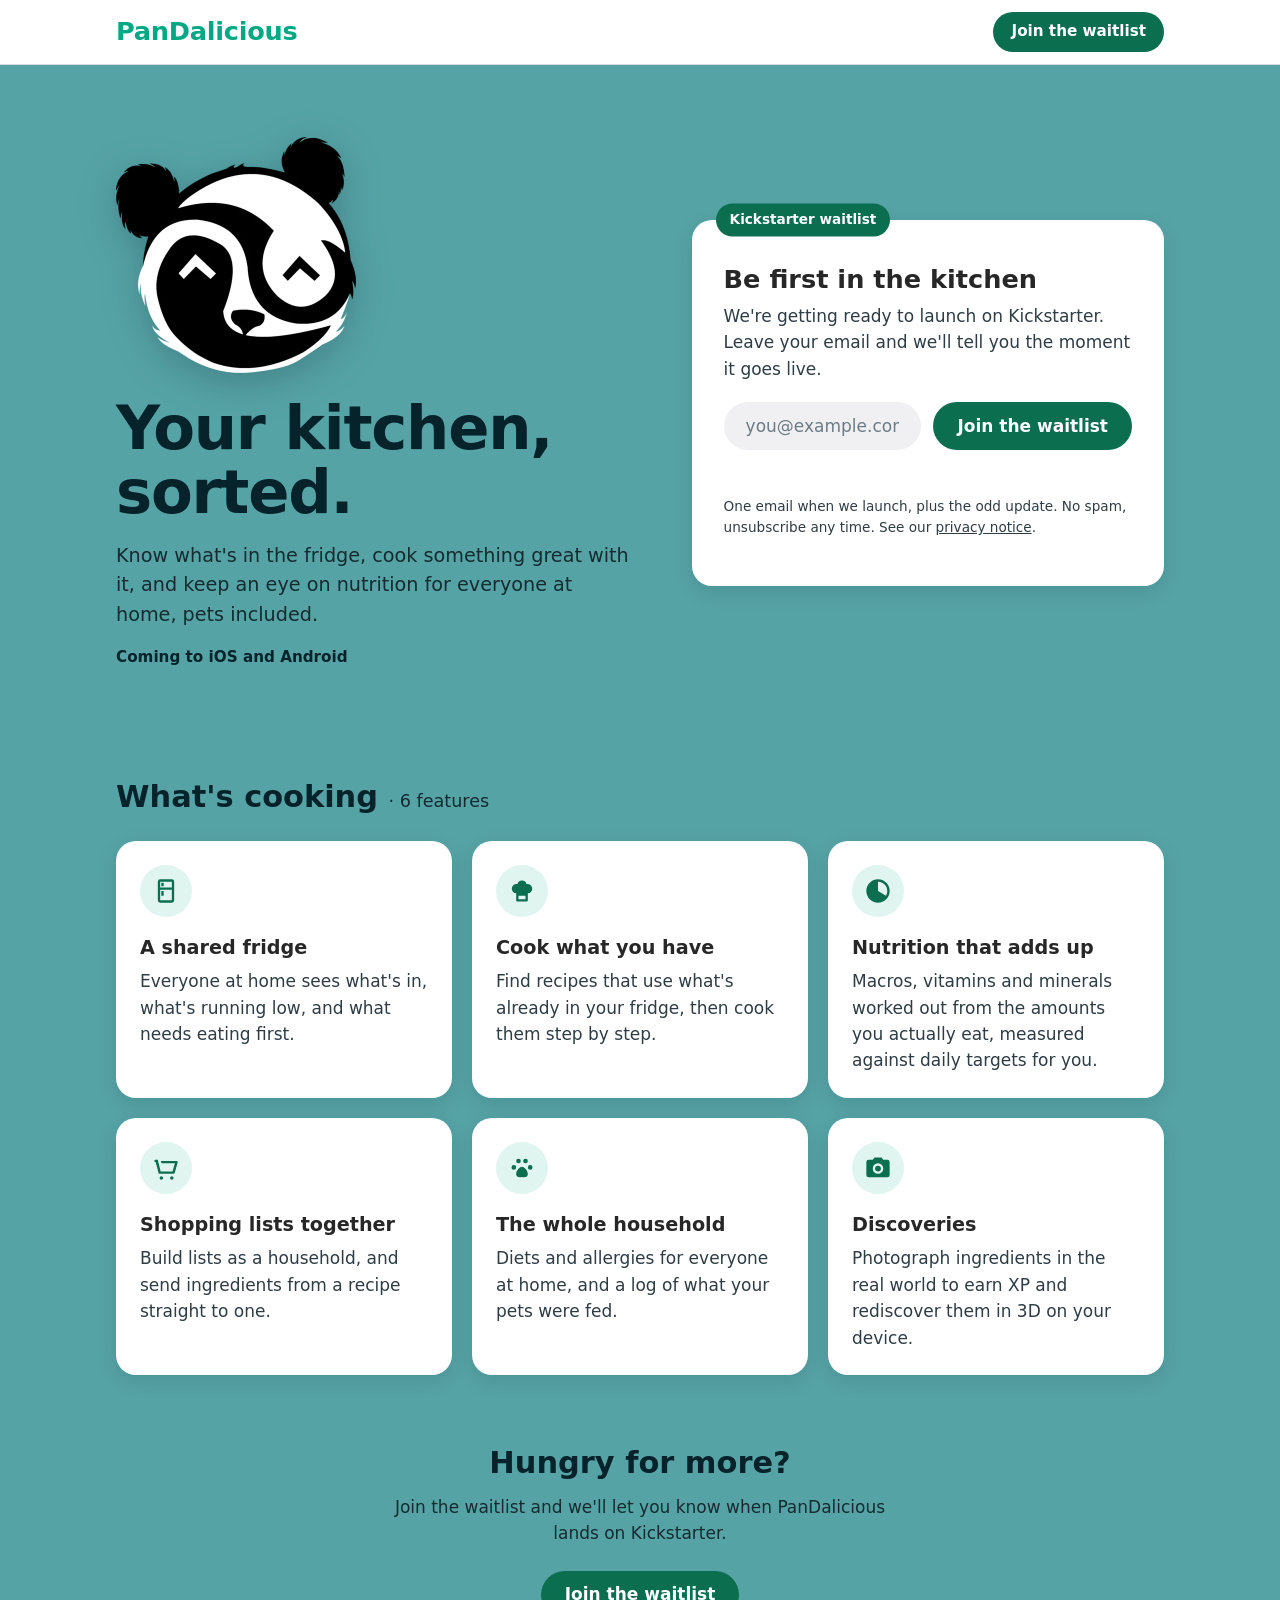
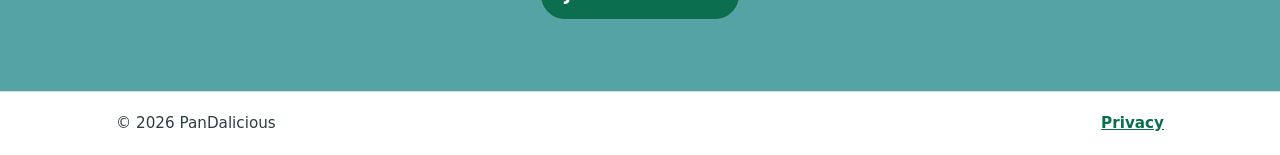
<file: index.html>
<!doctype html>
<html lang="en-GB">
<head>
  <meta charset="utf-8">
  <meta name="viewport" content="width=device-width, initial-scale=1">
  <title>PanDalicious: your kitchen, sorted</title>
  <meta name="description" content="PanDalicious is a recipe, nutrition and fridge-tracking app for your whole household, pets included. Join the Kickstarter waitlist.">
  <meta http-equiv="Content-Security-Policy" content="default-src 'self'; img-src 'self' data:; style-src 'self'; script-src 'self'; connect-src https://qrkhjntxrfcchzbpitss.supabase.co; base-uri 'self'; form-action 'self'">
  <meta name="theme-color" content="#56A3A6">
  <link rel="canonical" href="https://www.pandalicious.co.uk/">

  <meta property="og:type" content="website">
  <meta property="og:site_name" content="PanDalicious">
  <meta property="og:title" content="PanDalicious: your kitchen, sorted">
  <meta property="og:description" content="Track your fridge, cook what you have, and keep an eye on nutrition for everyone at home, pets included.">
  <meta property="og:url" content="https://www.pandalicious.co.uk/">
  <meta property="og:image" content="https://www.pandalicious.co.uk/assets/og-image.png">
  <meta name="twitter:card" content="summary_large_image">

  <link rel="icon" href="/favicon.ico" sizes="any">
  <link rel="icon" type="image/png" sizes="32x32" href="/favicon-32x32.png">
  <link rel="icon" type="image/png" sizes="16x16" href="/favicon-16x16.png">
  <link rel="apple-touch-icon" href="/apple-touch-icon.png">
  <link rel="manifest" href="/site.webmanifest">
  <link rel="stylesheet" href="/styles.css">
  <script src="/main.js" defer></script>
</head>
<body>
  <header class="topbar">
    <div class="wrap topbar-inner">
      <a class="brand" href="/">PanDalicious</a>
      <a class="pill pill-small" href="#waitlist">Join the waitlist</a>
    </div>
  </header>

  <main>
    <section class="hero">
      <div class="wrap hero-inner">
        <div class="hero-copy">
          <picture>
            <source srcset="/assets/panda.webp" type="image/webp">
            <img class="hero-panda" src="/assets/panda.png" width="480" height="472" alt="The PanDalicious panda">
          </picture>
          <h1>Your kitchen, sorted.</h1>
          <p class="lede">Know what's in the fridge, cook something great with it, and keep an eye on nutrition for everyone at home, pets included.</p>
          <p class="platforms">Coming to iOS and Android</p>
        </div>

        <div class="card waitlist-card" id="waitlist">
          <span class="card-tag">Kickstarter waitlist</span>
          <h2>Be first in the kitchen</h2>
          <p>We're getting ready to launch on Kickstarter. Leave your email and we'll tell you the moment it goes live.</p>
          <form class="waitlist-form" novalidate>
            <label class="visually-hidden" for="email">Email address</label>
            <input id="email" name="email" type="email" autocomplete="email" inputmode="email" placeholder="you@example.com" required maxlength="254">
            <!-- Honeypot: hidden from people, filled in by bots. -->
            <div class="hp" aria-hidden="true">
              <label for="website">Leave this empty</label>
              <input id="website" name="website" type="text" tabindex="-1" autocomplete="off">
            </div>
            <button class="pill" type="submit">Join the waitlist</button>
          </form>
          <p class="form-status" role="status" aria-live="polite"></p>
          <noscript><p class="form-status is-error">The signup form needs JavaScript turned on.</p></noscript>
          <p class="fineprint">One email when we launch, plus the odd update. No spam, unsubscribe any time. See our <a href="/privacy.html">privacy notice</a>.</p>
        </div>
      </div>
    </section>

    <section class="features">
      <div class="wrap">
        <h2 class="section-title">What's cooking <span>· 6 features</span></h2>
        <ul class="feature-grid">
          <li class="card feature">
            <span class="feature-icon" aria-hidden="true">
              <svg viewBox="0 0 24 24"><path d="M7 2h10a2 2 0 0 1 2 2v16a2 2 0 0 1-2 2H7a2 2 0 0 1-2-2V4a2 2 0 0 1 2-2Zm0 2v5h10V4H7Zm0 7v9h10v-9H7Zm1-6h2v3H8V5Zm0 7h2v4H8v-4Z"/></svg>
            </span>
            <h3>A shared fridge</h3>
            <p>Everyone at home sees what's in, what's running low, and what needs eating first.</p>
          </li>
          <li class="card feature">
            <span class="feature-icon" aria-hidden="true">
              <svg viewBox="0 0 24 24"><path d="M12 3a4 4 0 0 1 3.9 3.1A4 4 0 1 1 17 14v6a1 1 0 0 1-1 1H8a1 1 0 0 1-1-1v-6a4 4 0 1 1 1.1-7.9A4 4 0 0 1 12 3Zm-3 13v3h6v-3H9Z"/></svg>
            </span>
            <h3>Cook what you have</h3>
            <p>Find recipes that use what's already in your fridge, then cook them step by step.</p>
          </li>
          <li class="card feature">
            <span class="feature-icon" aria-hidden="true">
              <svg viewBox="0 0 24 24"><path d="M12 2a10 10 0 1 1 0 20 10 10 0 0 1 0-20Zm0 2v8l6.9 4A8 8 0 0 0 12 4Z"/></svg>
            </span>
            <h3>Nutrition that adds up</h3>
            <p>Macros, vitamins and minerals worked out from the amounts you actually eat, measured against daily targets for you.</p>
          </li>
          <li class="card feature">
            <span class="feature-icon" aria-hidden="true">
              <svg viewBox="0 0 24 24"><path d="M3 5h2l2.4 10h10.2l2-7H8.1l-.5-2H21a1 1 0 0 1 1 1.3l-2.6 9A1 1 0 0 1 18.4 17H6.6a1 1 0 0 1-1-.8L3.2 7H3a1 1 0 0 1 0-2Zm5 14a1.5 1.5 0 1 1 0 3 1.5 1.5 0 0 1 0-3Zm9 0a1.5 1.5 0 1 1 0 3 1.5 1.5 0 0 1 0-3Z"/></svg>
            </span>
            <h3>Shopping lists together</h3>
            <p>Build lists as a household, and send ingredients from a recipe straight to one.</p>
          </li>
          <li class="card feature">
            <span class="feature-icon" aria-hidden="true">
              <svg viewBox="0 0 24 24"><path d="M5 9.5a2 2 0 1 1 0 4 2 2 0 0 1 0-4Zm14 0a2 2 0 1 1 0 4 2 2 0 0 1 0-4ZM9 4a2 2 0 1 1 0 4 2 2 0 0 1 0-4Zm6 0a2 2 0 1 1 0 4 2 2 0 0 1 0-4Zm-3 7c2.2 0 5 3.4 5 6.2 0 1.8-1.3 2.8-3 2.8-.8 0-1.4-.3-2-.3s-1.2.3-2 .3c-1.7 0-3-1-3-2.8C7 14.4 9.8 11 12 11Z"/></svg>
            </span>
            <h3>The whole household</h3>
            <p>Diets and allergies for everyone at home, and a log of what your pets were fed.</p>
          </li>
          <li class="card feature">
            <span class="feature-icon" aria-hidden="true">
              <svg viewBox="0 0 24 24"><path d="M9 3h6l1.5 2H20a2 2 0 0 1 2 2v11a2 2 0 0 1-2 2H4a2 2 0 0 1-2-2V7a2 2 0 0 1 2-2h3.5L9 3Zm3 5a4.5 4.5 0 1 0 0 9 4.5 4.5 0 0 0 0-9Zm0 2a2.5 2.5 0 1 1 0 5 2.5 2.5 0 0 1 0-5Z"/></svg>
            </span>
            <h3>Discoveries</h3>
            <p>Photograph ingredients in the real world to earn XP and rediscover them in 3D on your device.</p>
          </li>
        </ul>
      </div>
    </section>

    <section class="closing">
      <div class="wrap closing-inner">
        <h2>Hungry for more?</h2>
        <p>Join the waitlist and we'll let you know when PanDalicious lands on Kickstarter.</p>
        <a class="pill" href="#waitlist">Join the waitlist</a>
      </div>
    </section>
  </main>

  <footer class="footer">
    <div class="wrap footer-inner">
      <span>© 2026 PanDalicious</span>
      <a href="/privacy.html">Privacy</a>
    </div>
  </footer>
</body>
</html>
</file>
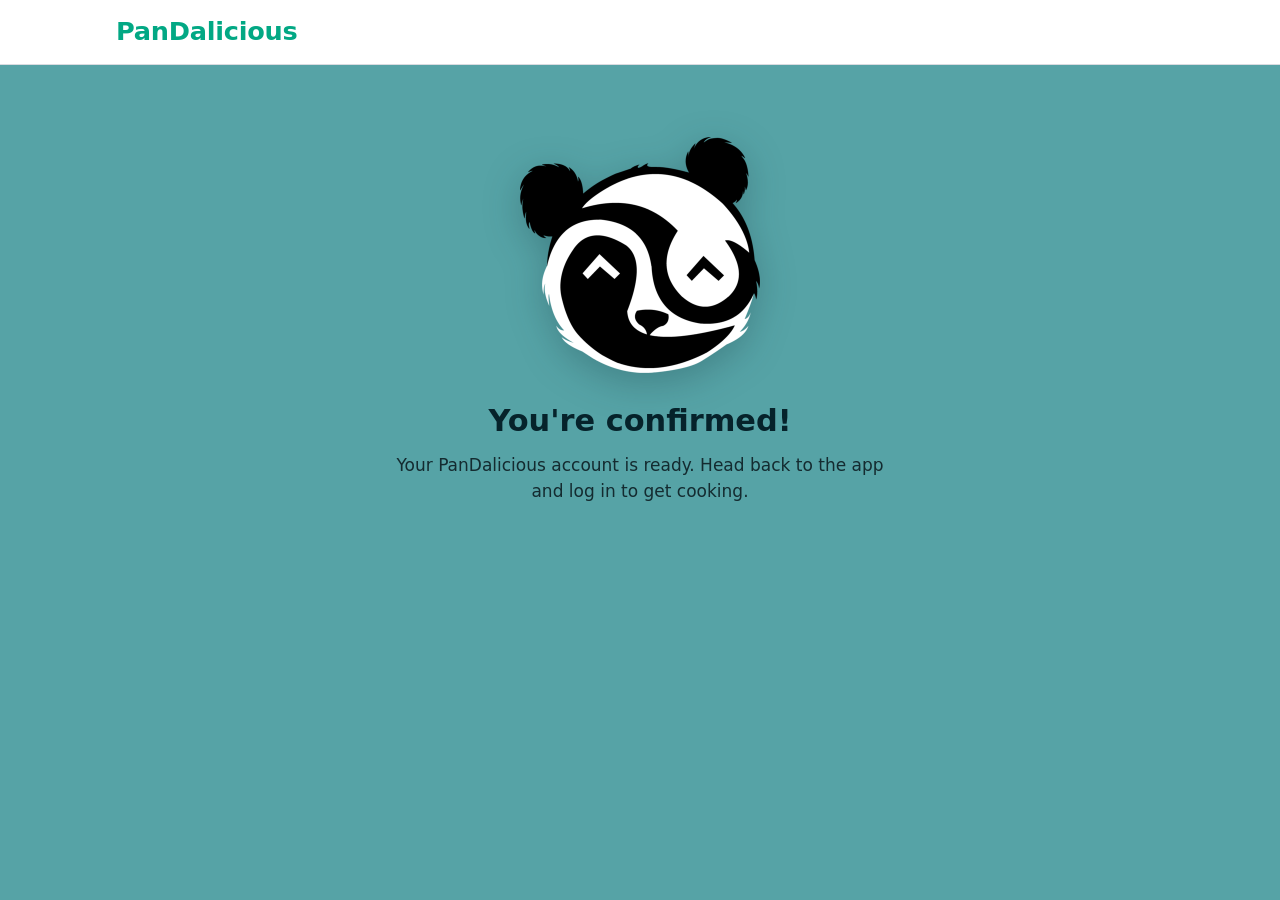
<file: confirmed.html>
<!doctype html>
<html lang="en-GB">
<head>
  <meta charset="utf-8">
  <meta name="viewport" content="width=device-width, initial-scale=1">
  <title>Email confirmed · PanDalicious</title>
  <meta name="robots" content="noindex">
  <meta http-equiv="Content-Security-Policy" content="default-src 'self'; img-src 'self' data:; style-src 'self'; script-src 'self'; base-uri 'self'; form-action 'self'">
  <meta name="referrer" content="no-referrer">
  <meta name="theme-color" content="#56A3A6">
  <link rel="icon" href="/favicon.ico" sizes="any">
  <link rel="stylesheet" href="/styles.css">
  <script src="/confirmed.js" defer></script>
</head>
<body>
  <header class="topbar">
    <div class="wrap topbar-inner">
      <a class="brand" href="/">PanDalicious</a>
    </div>
  </header>
  <!-- Supabase sends people here from the sign-up confirmation email. confirmed.js swaps in the error copy when the link failed. -->
  <main class="closing notfound">
    <div class="wrap closing-inner" id="confirmed">
      <img class="hero-panda" src="/assets/panda.png" width="480" height="472" alt="">
      <h2>You're confirmed!</h2>
      <p>Your PanDalicious account is ready. Head back to the app and log in to get cooking.</p>
    </div>
    <div class="wrap closing-inner" id="link-failed" hidden>
      <img class="hero-panda" src="/assets/panda.png" width="480" height="472" alt="">
      <h2>This link didn't work.</h2>
      <p>It has expired or has already been used. If you've already confirmed your email, you can log in to the app as normal. If not, sign up again in the app with the same email and we'll send you a fresh link.</p>
    </div>
  </main>
</body>
</html>
</file>
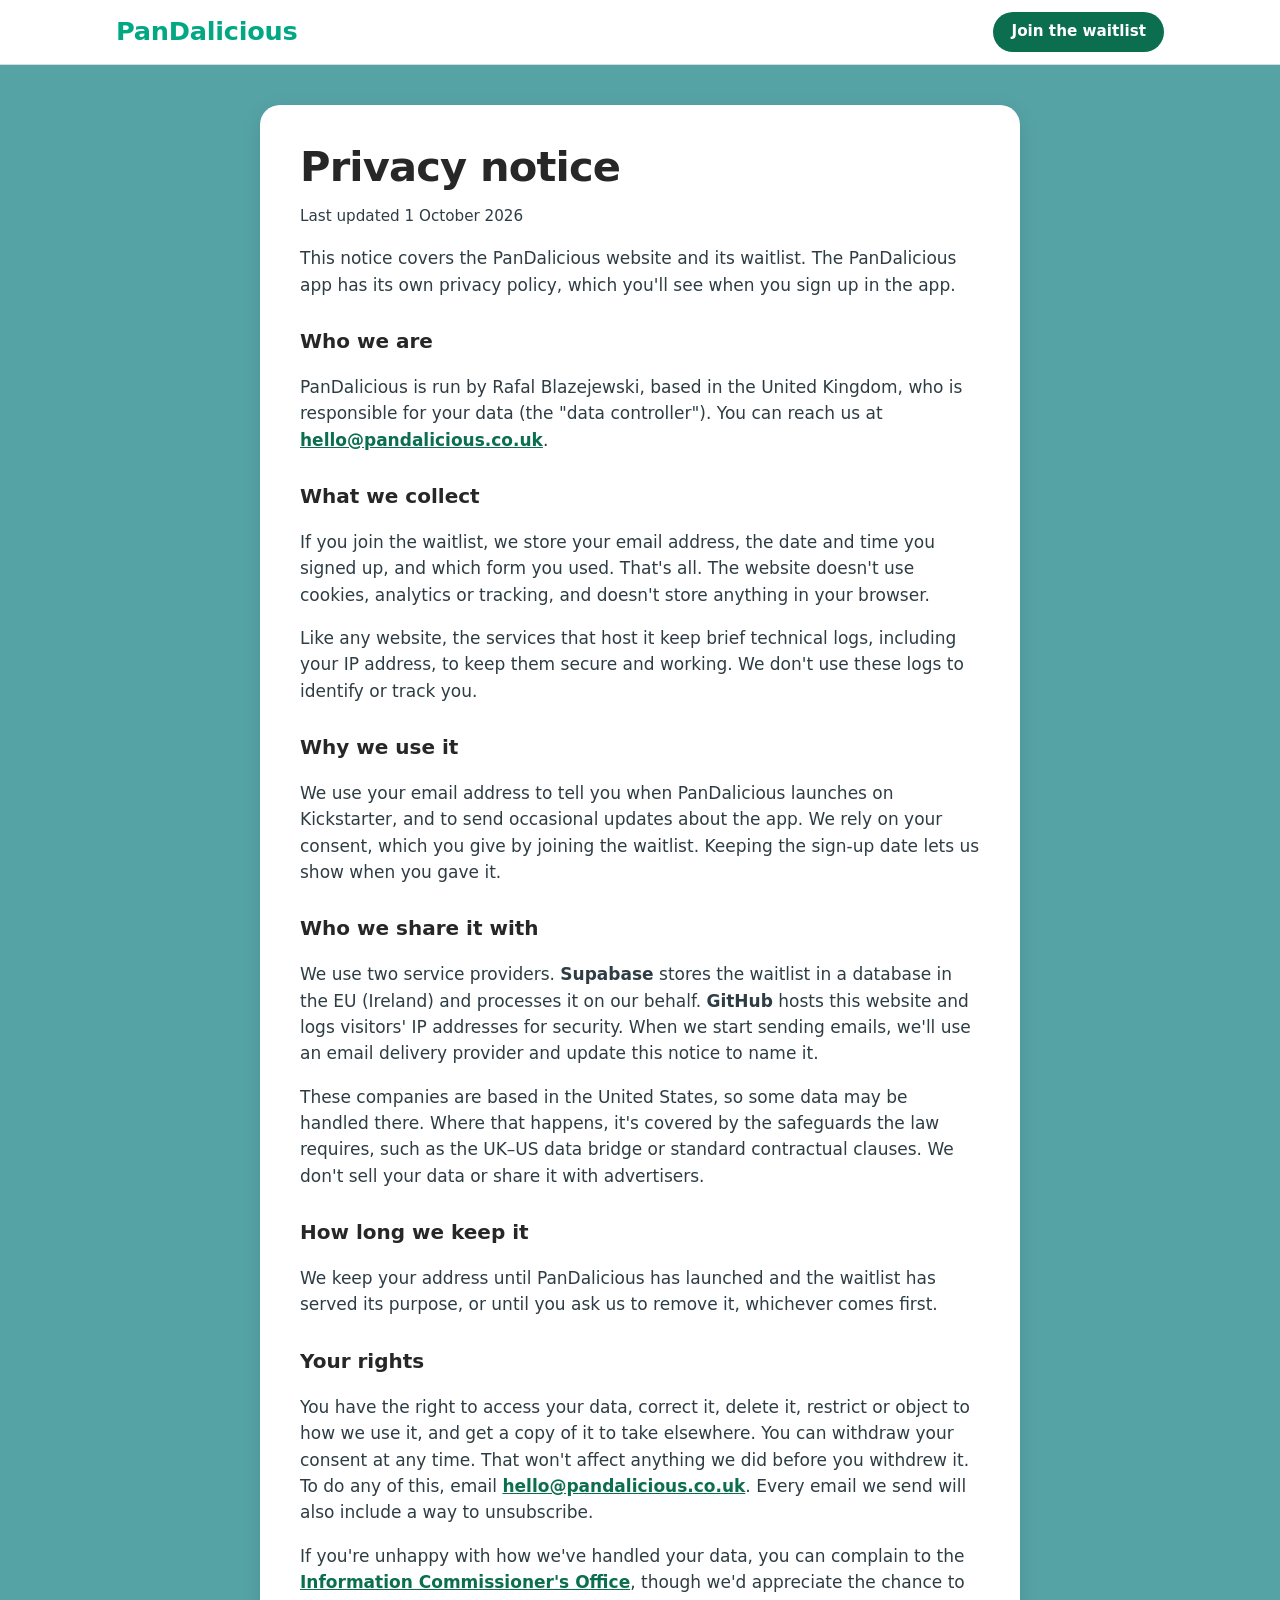
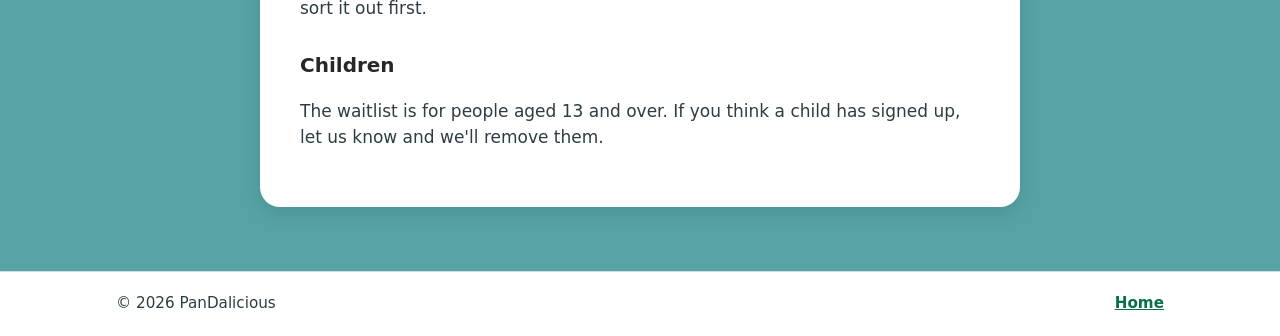
<file: privacy.html>
<!doctype html>
<html lang="en-GB">
<head>
  <meta charset="utf-8">
  <meta name="viewport" content="width=device-width, initial-scale=1">
  <title>Privacy notice · PanDalicious</title>
  <meta name="description" content="How PanDalicious handles the email address you give us when you join the waitlist.">
  <meta http-equiv="Content-Security-Policy" content="default-src 'self'; img-src 'self' data:; style-src 'self'; script-src 'self'; base-uri 'self'; form-action 'self'">
  <meta name="theme-color" content="#56A3A6">
  <link rel="canonical" href="https://www.pandalicious.co.uk/privacy.html">
  <link rel="icon" href="/favicon.ico" sizes="any">
  <link rel="icon" type="image/png" sizes="32x32" href="/favicon-32x32.png">
  <link rel="apple-touch-icon" href="/apple-touch-icon.png">
  <link rel="manifest" href="/site.webmanifest">
  <link rel="stylesheet" href="/styles.css">
</head>
<body>
  <header class="topbar">
    <div class="wrap topbar-inner">
      <a class="brand" href="/">PanDalicious</a>
      <a class="pill pill-small" href="/#waitlist">Join the waitlist</a>
    </div>
  </header>

  <main class="doc">
    <div class="wrap">
      <article class="card">
        <h1>Privacy notice</h1>
        <p class="updated">Last updated 1 October 2026</p>

        <p>This notice covers the PanDalicious website and its waitlist. The PanDalicious app has its own privacy policy, which you'll see when you sign up in the app.</p>

        <h2>Who we are</h2>
        <p>PanDalicious is run by Rafal Blazejewski, based in the United Kingdom, who is responsible for your data (the "data controller"). You can reach us at <a href="mailto:hello@pandalicious.co.uk">hello@pandalicious.co.uk</a>.</p>

        <h2>What we collect</h2>
        <p>If you join the waitlist, we store your email address, the date and time you signed up, and which form you used. That's all. The website doesn't use cookies, analytics or tracking, and doesn't store anything in your browser.</p>
        <p>Like any website, the services that host it keep brief technical logs, including your IP address, to keep them secure and working. We don't use these logs to identify or track you.</p>

        <h2>Why we use it</h2>
        <p>We use your email address to tell you when PanDalicious launches on Kickstarter, and to send occasional updates about the app. We rely on your consent, which you give by joining the waitlist. Keeping the sign-up date lets us show when you gave it.</p>

        <h2>Who we share it with</h2>
        <p>We use two service providers. <strong>Supabase</strong> stores the waitlist in a database in the EU (Ireland) and processes it on our behalf. <strong>GitHub</strong> hosts this website and logs visitors' IP addresses for security. When we start sending emails, we'll use an email delivery provider and update this notice to name it.</p>
        <p>These companies are based in the United States, so some data may be handled there. Where that happens, it's covered by the safeguards the law requires, such as the UK–US data bridge or standard contractual clauses. We don't sell your data or share it with advertisers.</p>

        <h2>How long we keep it</h2>
        <p>We keep your address until PanDalicious has launched and the waitlist has served its purpose, or until you ask us to remove it, whichever comes first.</p>

        <h2>Your rights</h2>
        <p>You have the right to access your data, correct it, delete it, restrict or object to how we use it, and get a copy of it to take elsewhere. You can withdraw your consent at any time. That won't affect anything we did before you withdrew it. To do any of this, email <a href="mailto:hello@pandalicious.co.uk">hello@pandalicious.co.uk</a>. Every email we send will also include a way to unsubscribe.</p>
        <p>If you're unhappy with how we've handled your data, you can complain to the <a href="https://ico.org.uk/make-a-complaint/">Information Commissioner's Office</a>, though we'd appreciate the chance to sort it out first.</p>

        <h2>Children</h2>
        <p>The waitlist is for people aged 13 and over. If you think a child has signed up, let us know and we'll remove them.</p>
      </article>
    </div>
  </main>

  <footer class="footer">
    <div class="wrap footer-inner">
      <span>© 2026 PanDalicious</span>
      <a href="/">Home</a>
    </div>
  </footer>
</body>
</html>
</file>
<file: styles.css>
/* Teal screen (the app's PanDalicious/constants/theme.ts) with V3's green as the accent: headings, buttons, links. */
:root {
  --screen: #56A3A6;
  --ink-on-screen: #06232B;
  --muted-on-screen: #142B30;
  --header: #FFFFFF;
  --header-title: #02A884;
  --card: #FFFFFF;
  --text: #272727;
  --text-secondary: #2E3D44;
  --action: #0B6E4F;
  --on-action: #FFFFFF;
  --icon-bg: #E0F5EF;
  --border: #D9DBE0;
  --input-bg: #F0F0F3;
  --error: #D0342C;
  --success: #0B6E4F;
  --shadow: 0 6px 20px rgba(6, 35, 43, 0.12);
  --radius: 20px;
  color-scheme: light;
}

@media (prefers-color-scheme: dark) {
  :root {
    --screen: #0A2E36;
    --ink-on-screen: #FCFCFC;
    --muted-on-screen: #B7C9CC;
    --header: #0C1618;
    --header-title: #06D6A0;
    --card: #12373F;
    --text: #FFFFFF;
    --text-secondary: #B0B4BA;
    --action: #06D6A0;
    --on-action: #06232B;
    --icon-bg: #1D4A4F;
    --border: #3A3D42;
    --input-bg: #0C262C;
    --error: #FF6B61;
    --success: #06D6A0;
    --shadow: 0 6px 20px rgba(0, 0, 0, 0.35);
    color-scheme: dark;
  }
}

*, *::before, *::after { box-sizing: border-box; }

html { scroll-behavior: smooth; }
@media (prefers-reduced-motion: reduce) { html { scroll-behavior: auto; } }

body {
  margin: 0;
  background: var(--screen);
  color: var(--ink-on-screen);
  font-family: system-ui, -apple-system, "Segoe UI", Roboto, "Noto Sans", sans-serif;
  font-size: 1.0625rem;
  line-height: 1.55;
  -webkit-font-smoothing: antialiased;
}

img, svg { display: block; max-width: 100%; }

a { color: inherit; }

.wrap {
  width: 100%;
  max-width: 1080px;
  margin: 0 auto;
  padding: 0 16px;
}

.visually-hidden {
  position: absolute;
  width: 1px; height: 1px;
  overflow: hidden;
  clip: rect(0 0 0 0);
  white-space: nowrap;
}

/* ---- Header: white bar with green title, like the app's stack headers ---- */
.topbar {
  position: sticky;
  top: 0;
  z-index: 10;
  background: var(--header);
  border-bottom: 1px solid var(--border);
}
.topbar-inner {
  display: flex;
  align-items: center;
  justify-content: space-between;
  gap: 12px;
  min-height: 64px;
}
.brand {
  color: var(--header-title);
  font-size: 1.6rem;
  font-weight: 700;
  letter-spacing: -0.01em;
  text-decoration: none;
}

/* ---- Pill buttons (the app's Button) ---- */
.pill {
  display: inline-flex;
  align-items: center;
  justify-content: center;
  min-height: 48px;
  padding: 0 24px;
  border: 0;
  border-radius: 999px;
  background: var(--action);
  color: var(--on-action);
  font: inherit;
  font-weight: 600;
  text-decoration: none;
  cursor: pointer;
  transition: filter 0.15s ease, transform 0.15s ease;
}
.pill:hover { filter: brightness(1.08); }
.pill:active { transform: scale(0.98); }
.pill:disabled { opacity: 0.6; cursor: progress; }
.pill-small { min-height: 40px; padding: 0 18px; font-size: 0.95rem; }

:focus-visible {
  outline: 3px solid var(--ink-on-screen);
  outline-offset: 3px;
}
.topbar :focus-visible, .card :focus-visible { outline-color: var(--action); }

/* ---- Cards (the app's Surface/Card) ---- */
.card {
  position: relative;
  background: var(--card);
  color: var(--text);
  border-radius: var(--radius);
  box-shadow: var(--shadow);
}

/* ---- Hero ---- */
.hero { padding: 48px 0 56px; }
.hero-inner {
  display: grid;
  gap: 40px;
  align-items: center;
}
@media (min-width: 900px) {
  .hero { padding: 72px 0 88px; }
  .hero-inner { grid-template-columns: 1.1fr 1fr; gap: 56px; }
}

.hero-copy { text-align: center; }
@media (min-width: 900px) { .hero-copy { text-align: left; } }

.hero-panda {
  width: clamp(160px, 38vw, 240px);
  height: auto;
  margin: 0 auto 24px;
  filter: drop-shadow(0 10px 18px rgba(6, 35, 43, 0.25));
}
@media (min-width: 900px) { .hero-panda { margin-left: 0; } }

h1 {
  margin: 0 0 16px;
  font-size: clamp(2.4rem, 7vw, 3.8rem);
  line-height: 1.05;
  letter-spacing: -0.02em;
}
.lede {
  margin: 0 auto 16px;
  max-width: 34rem;
  font-size: 1.2rem;
  color: var(--muted-on-screen);
}
@media (min-width: 900px) { .lede { margin-left: 0; } }
.platforms {
  margin: 0;
  font-weight: 600;
  font-size: 0.95rem;
}

/* ---- Waitlist card ---- */
.waitlist-card {
  padding: 40px 24px 24px;
  scroll-margin-top: 88px;
}
@media (min-width: 600px) { .waitlist-card { padding: 44px 32px 28px; } }

.card-tag {
  position: absolute;
  top: 0;
  left: 24px;
  transform: translateY(-50%);
  padding: 6px 14px;
  border-radius: 999px;
  background: var(--action);
  color: var(--on-action);
  font-size: 0.85rem;
  font-weight: 700;
}
.waitlist-card h2 {
  margin: 0 0 8px;
  font-size: 1.6rem;
  line-height: 1.2;
}
.waitlist-card > p { margin: 0 0 20px; color: var(--text-secondary); }

.waitlist-form {
  display: flex;
  flex-direction: column;
  gap: 12px;
}
@media (min-width: 480px) { .waitlist-form { flex-direction: row; } }

.waitlist-form input[type="email"] {
  flex: 1;
  min-width: 0;
  min-height: 48px;
  padding: 0 20px;
  border: 2px solid transparent;
  border-radius: 999px;
  background: var(--input-bg);
  color: var(--text);
  font: inherit;
}
.waitlist-form input[type="email"]::placeholder { color: #6B7C85; }
.waitlist-form input[type="email"]:focus-visible { outline: none; border-color: var(--action); }
.waitlist-form input[aria-invalid="true"] { border-color: var(--error); }

.hp { position: absolute; left: -9999px; width: 1px; height: 1px; overflow: hidden; }

.form-status {
  min-height: 1.55em;
  margin: 12px 0 0;
  font-weight: 600;
}
.form-status.is-error { color: var(--error); }
.form-status.is-success { color: var(--success); }

.fineprint {
  margin: 8px 0 0;
  font-size: 0.85rem;
  color: var(--text-secondary);
}

/* ---- Features ---- */
.features { padding: 16px 0 64px; }
.section-title {
  margin: 0 0 20px;
  font-size: 1.9rem;
  font-weight: 700;
}
.section-title span { font-size: 1.1rem; font-weight: 500; color: var(--muted-on-screen); }

.feature-grid {
  display: grid;
  gap: 16px;
  margin: 0;
  padding: 0;
  list-style: none;
}
@media (min-width: 640px) { .feature-grid { grid-template-columns: repeat(2, 1fr); } }
@media (min-width: 960px) { .feature-grid { grid-template-columns: repeat(3, 1fr); gap: 20px; } }

.feature { padding: 24px; }
.feature-icon {
  display: grid;
  place-items: center;
  width: 52px;
  height: 52px;
  margin-bottom: 16px;
  border-radius: 50%;
  background: var(--icon-bg);
}
.feature-icon svg { width: 28px; height: 28px; fill: var(--action); }
.feature h3 { margin: 0 0 6px; font-size: 1.2rem; }
.feature p { margin: 0; color: var(--text-secondary); }

/* ---- Closing CTA ---- */
.closing { padding: 0 0 72px; }
.closing-inner { text-align: center; }
.closing h2 { margin: 0 0 8px; font-size: 1.9rem; }
.closing p { margin: 0 auto 24px; max-width: 32rem; color: var(--muted-on-screen); }

/* ---- Footer ---- */
.footer {
  background: var(--header);
  color: var(--text-secondary);
  border-top: 1px solid var(--border);
  font-size: 0.95rem;
}
.footer-inner {
  display: flex;
  flex-wrap: wrap;
  justify-content: space-between;
  gap: 12px;
  padding-top: 20px;
  padding-bottom: 20px;
}
.footer a { color: var(--action); font-weight: 600; }

/* ---- Privacy page ---- */
.doc { padding: 40px 0 64px; }
.doc .card { padding: 28px 24px; max-width: 760px; margin: 0 auto; }
@media (min-width: 600px) { .doc .card { padding: 40px; } }
.doc h1 { font-size: clamp(2rem, 5vw, 2.6rem); color: var(--text); }
.doc h2 { margin: 28px 0 8px; font-size: 1.25rem; }
.doc p, .doc li { color: var(--text-secondary); }
.doc a { color: var(--action); font-weight: 600; }
.doc .updated { margin-top: 0; font-size: 0.95rem; }

/* ---- 404 ---- */
.notfound { padding-top: 72px; }
.notfound .hero-panda { margin: 0 auto 24px; }

/* The panda's black ears vanish on the dark background; give it a soft light halo. */
@media (prefers-color-scheme: dark) {
  .hero-panda { filter: drop-shadow(0 0 1px rgba(255, 255, 255, 0.9)) drop-shadow(0 0 14px rgba(6, 214, 160, 0.35)); }
}
</file>
